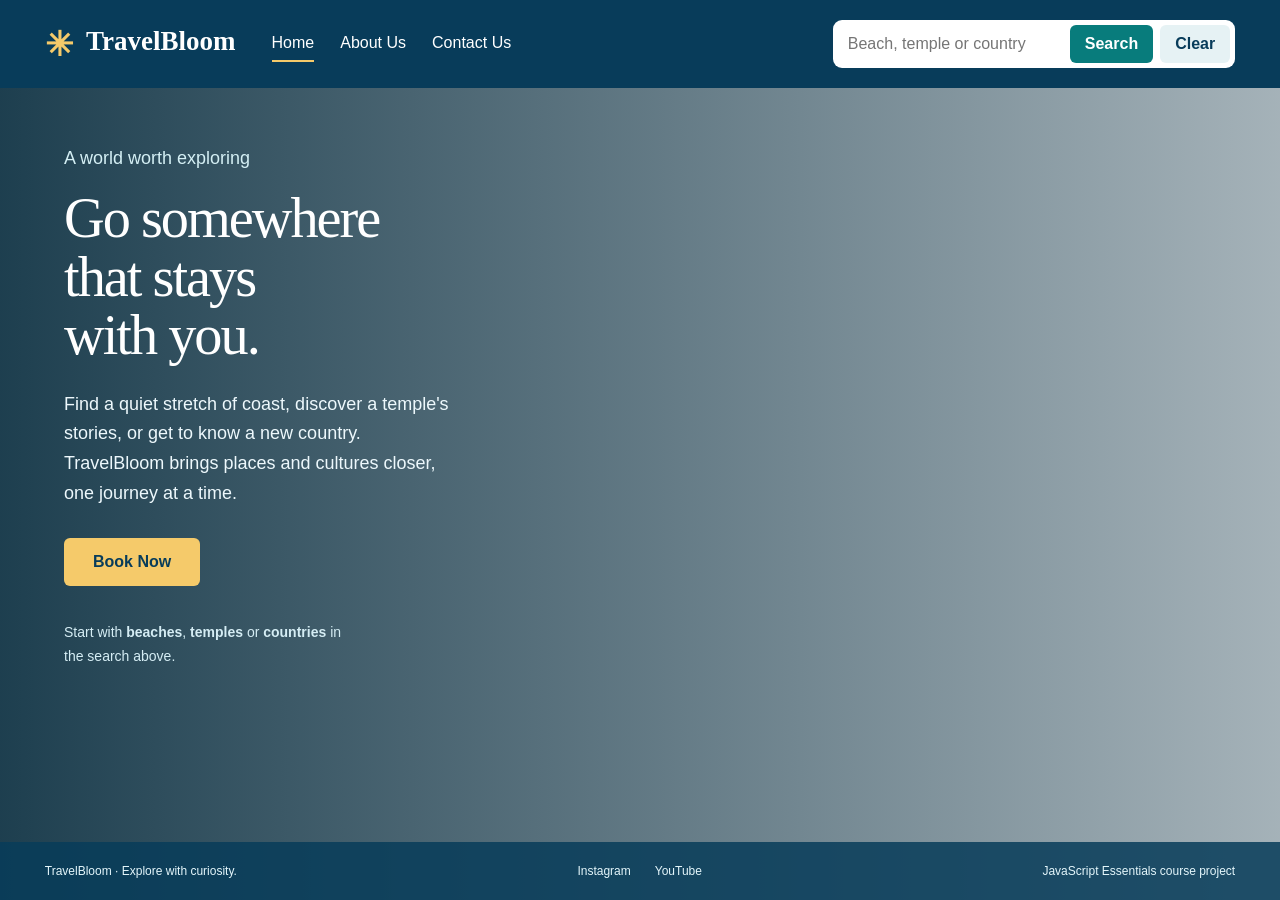
<file: index.html>
<!doctype html><html lang="en"><head><meta charset="utf-8"><meta name="viewport" content="width=device-width, initial-scale=1"><meta http-equiv="refresh" content="0; url=travel_recommendation.html"><title>TravelBloom</title></head><body><p><a href="travel_recommendation.html">Explore TravelBloom</a></p></body></html>
</file>
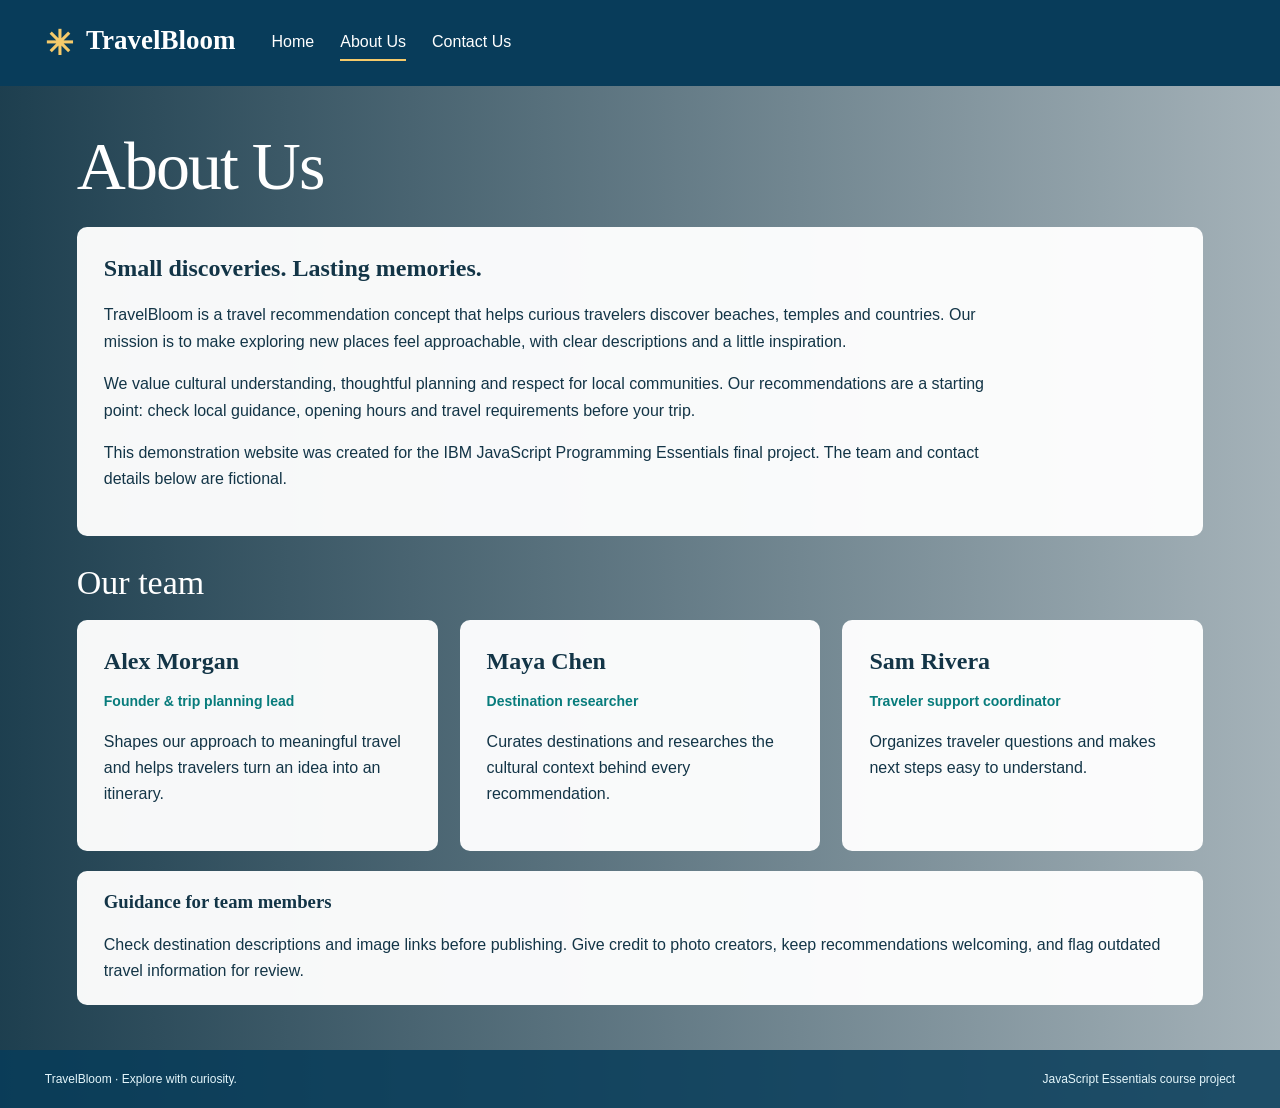
<file: about.html>
<!doctype html>
<html lang="en"><head><meta charset="utf-8"><meta name="viewport" content="width=device-width, initial-scale=1"><title>About Us — TravelBloom</title><link rel="stylesheet" href="styles.css"></head>
<body><header class="site-header"><a class="brand" href="travel_recommendation.html"><span aria-hidden="true">✳</span> TravelBloom</a><nav aria-label="Main navigation"><a href="travel_recommendation.html">Home</a><a href="about.html" aria-current="page">About Us</a><a href="contact.html">Contact Us</a></nav></header>
<main class="page-layout"><h1>About Us</h1><section class="paper about-copy"><h2>Small discoveries. Lasting memories.</h2><p>TravelBloom is a travel recommendation concept that helps curious travelers discover beaches, temples and countries. Our mission is to make exploring new places feel approachable, with clear descriptions and a little inspiration.</p><p>We value cultural understanding, thoughtful planning and respect for local communities. Our recommendations are a starting point: check local guidance, opening hours and travel requirements before your trip.</p><p>This demonstration website was created for the IBM JavaScript Programming Essentials final project. The team and contact details below are fictional.</p></section>
<section class="team-section"><h2>Our team</h2><div class="team-grid"><article class="paper"><h3>Alex Morgan</h3><p class="role">Founder &amp; trip planning lead</p><p>Shapes our approach to meaningful travel and helps travelers turn an idea into an itinerary.</p></article><article class="paper"><h3>Maya Chen</h3><p class="role">Destination researcher</p><p>Curates destinations and researches the cultural context behind every recommendation.</p></article><article class="paper"><h3>Sam Rivera</h3><p class="role">Traveler support coordinator</p><p>Organizes traveler questions and makes next steps easy to understand.</p></article></div><div class="paper team-guidance"><h3>Guidance for team members</h3><p>Check destination descriptions and image links before publishing. Give credit to photo creators, keep recommendations welcoming, and flag outdated travel information for review.</p></div></section></main>
<footer class="site-footer"><span>TravelBloom · Explore with curiosity.</span><span>JavaScript Essentials course project</span></footer></body></html>
</file>
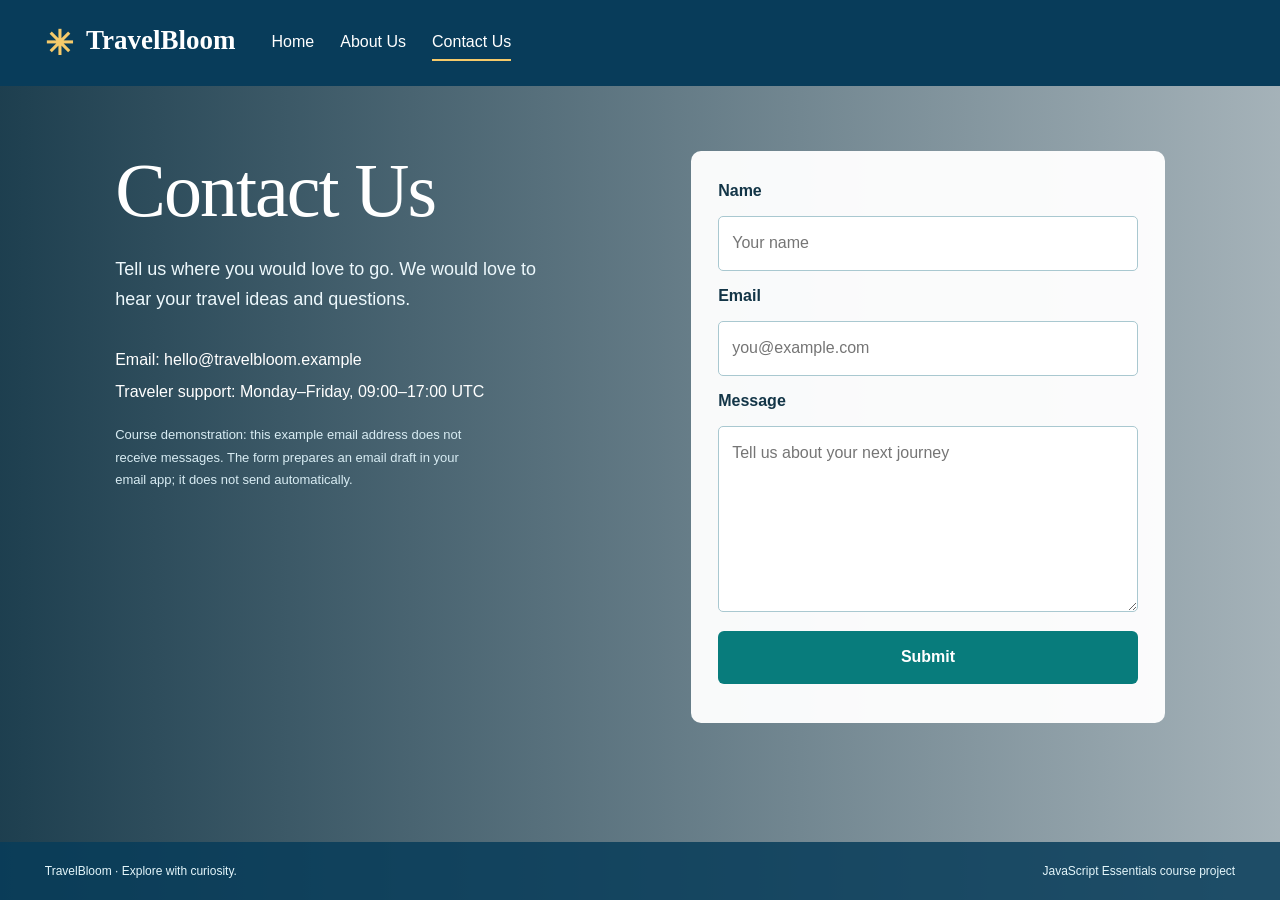
<file: contact.html>
<!doctype html>
<html lang="en"><head><meta charset="utf-8"><meta name="viewport" content="width=device-width, initial-scale=1"><title>Contact Us — TravelBloom</title><link rel="stylesheet" href="styles.css"><script src="contact.js" defer></script></head>
<body><header class="site-header"><a class="brand" href="travel_recommendation.html"><span aria-hidden="true">✳</span> TravelBloom</a><nav aria-label="Main navigation"><a href="travel_recommendation.html">Home</a><a href="about.html">About Us</a><a href="contact.html" aria-current="page">Contact Us</a></nav></header>
<main class="contact-layout"><section><h1>Contact Us</h1><p class="intro-copy">Tell us where you would love to go. We would love to hear your travel ideas and questions.</p><p class="contact-info">Email: <a href="mailto:hello@travelbloom.example">hello@travelbloom.example</a><br>Traveler support: Monday–Friday, 09:00–17:00 UTC</p><p class="demo-note">Course demonstration: this example email address does not receive messages. The form prepares an email draft in your email app; it does not send automatically.</p></section>
<form id="contact-form" class="paper contact-form"><label for="name">Name</label><input id="name" name="name" autocomplete="name" required placeholder="Your name"><label for="email">Email</label><input id="email" name="email" type="email" autocomplete="email" required placeholder="you@example.com"><label for="message">Message</label><textarea id="message" name="message" rows="6" required placeholder="Tell us about your next journey"></textarea><button type="submit">Submit</button><p id="contact-status" role="status" aria-live="polite"></p></form></main>
<footer class="site-footer"><span>TravelBloom · Explore with curiosity.</span><span>JavaScript Essentials course project</span></footer></body></html>
</file>
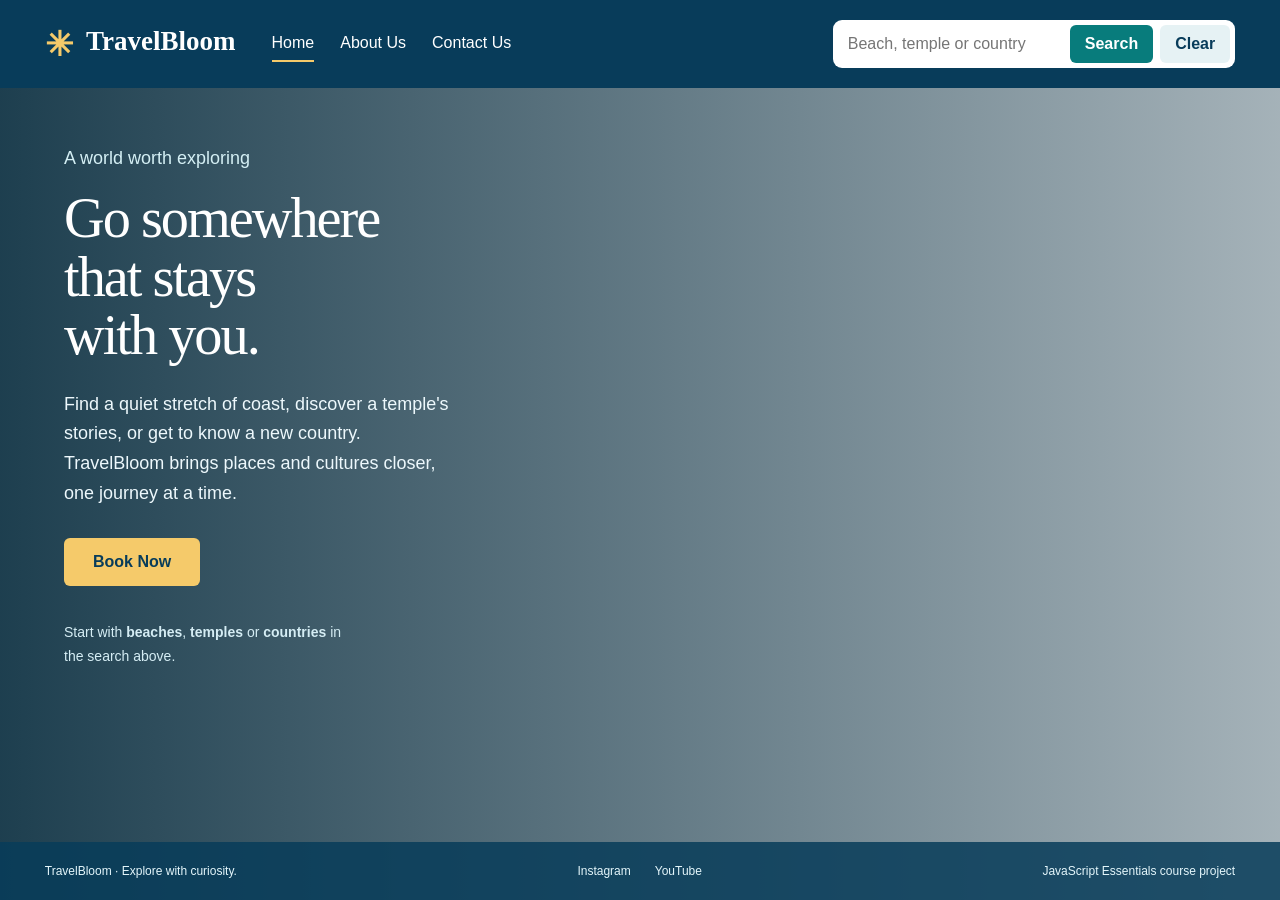
<file: travel_recommendation.html>
<!doctype html>
<html lang="en">
<head>
  <meta charset="utf-8"><meta name="viewport" content="width=device-width, initial-scale=1">
  <title>TravelBloom — Discover your next destination</title>
  <link rel="stylesheet" href="styles.css"><script src="travel_recommendation.js" defer></script>
</head>
<body>
  <header class="site-header">
    <a class="brand" href="travel_recommendation.html" aria-label="TravelBloom home"><span aria-hidden="true">✳</span> TravelBloom</a>
    <nav aria-label="Main navigation"><a href="travel_recommendation.html" aria-current="page">Home</a><a href="about.html">About Us</a><a href="contact.html">Contact Us</a></nav>
    <form id="search-form" class="search" role="search">
      <label class="sr-only" for="search-input">Search destinations</label>
      <input id="search-input" type="search" placeholder="Beach, temple or country" autocomplete="off" required>
      <button type="submit">Search</button><button id="clear-button" type="button" class="clear">Clear</button>
    </form>
  </header>
  <main class="home-layout">
    <section class="introduction">
      <p class="intro-note">A world worth exploring</p>
      <h1>Go somewhere<br>that stays<br>with you.</h1>
      <p class="intro-copy">Find a quiet stretch of coast, discover a temple's stories, or get to know a new country. TravelBloom brings places and cultures closer, one journey at a time.</p>
      <a class="book-button" href="contact.html">Book Now</a>
      <div class="explore-hint">Start with <strong>beaches</strong>, <strong>temples</strong> or <strong>countries</strong> in the search above.</div>
    </section>
    <section id="recommendations" class="recommendations" aria-labelledby="results-heading" hidden>
      <div class="results-top"><h2 id="results-heading">Your recommendations</h2><span id="result-count"></span></div>
      <p id="search-status" role="status" aria-live="polite"></p>
      <div id="results-grid" class="results-grid"></div>
    </section>
  </main>
  <footer class="site-footer"><span>TravelBloom · Explore with curiosity.</span><nav aria-label="Social media"><a href="https://www.instagram.com/" aria-label="Instagram">Instagram</a><a href="https://www.youtube.com/" aria-label="YouTube">YouTube</a></nav><span>JavaScript Essentials course project</span></footer>
</body>
</html>
</file>
<file: styles.css>
:root{--ocean:#083c5a;--teal:#087c7c;--sky:#e4f6fb;--white:#fff;--sun:#f5ca6a;--ink:#133547;color-scheme:light;font-family:Trebuchet MS,Arial,sans-serif;color:var(--white)}
*{box-sizing:border-box}body{margin:0;min-height:100vh;display:flex;flex-direction:column;background:linear-gradient(90deg,rgba(5,42,60,.9),rgba(5,42,60,.36)),url('https://images.unsplash.com/photo-1507525428034-b723cf961d3e?auto=format&fit=crop&w=2000&q=85') center/cover fixed}a{color:inherit;text-decoration:none}button,input,textarea{font:inherit}button,.book-button{border:0;background:var(--teal);color:#fff;padding:13px 20px;cursor:pointer;border-radius:6px;font-weight:bold}button:hover,.book-button:hover{background:#055c5c}a:hover{text-decoration:underline}a:focus-visible,button:focus-visible,input:focus-visible,textarea:focus-visible{outline:3px solid var(--sun);outline-offset:4px}.site-header{display:flex;align-items:center;gap:36px;padding:20px 3.5vw;background:var(--ocean);min-height:86px}.brand{font-family:Georgia,serif;font-size:27px;white-space:nowrap;font-weight:bold}.brand span{color:var(--sun);font-size:34px;vertical-align:middle;margin-right:7px}.site-header nav{display:flex;gap:26px;align-items:center;white-space:nowrap}.site-header nav a{padding:8px 0;border-bottom:2px solid transparent}.site-header nav a[aria-current]{border-color:var(--sun)}.search{margin-left:auto;display:flex;gap:7px;background:#fff;padding:5px;border-radius:9px}.search input{border:0;padding:7px 10px;width:225px;color:var(--ink);min-width:0}.search button{padding:10px 15px}.search .clear{background:#e6f2f4;color:var(--ocean)}.home-layout{flex:1;display:grid;grid-template-columns:minmax(320px,.85fr) minmax(580px,1.5fr);gap:4vw;padding:60px 5vw 42px;align-items:start}.introduction{max-width:510px}.intro-note{font-size:18px;color:#d4eff4;margin:0 0 20px}h1{font-family:Georgia,serif;font-size:clamp(48px,4.4vw,82px);line-height:1.04;font-weight:normal;margin:0 0 25px;letter-spacing:-2px}.intro-copy{font-size:18px;line-height:1.65;max-width:45ch;color:#edf8fc;margin-bottom:30px}.book-button{display:inline-block;background:var(--sun);color:var(--ocean);padding:15px 29px}.book-button:hover{background:#ffdc94}.explore-hint{margin-top:35px;line-height:1.65;font-size:14px;max-width:38ch;color:#d5edf4}.recommendations{background:rgba(232,247,252,.97);color:var(--ink);border-radius:14px;padding:25px;margin-top:15px}.recommendations[hidden]{display:none}.results-top{display:flex;gap:15px;justify-content:space-between;align-items:center}.results-top h2{font-family:Georgia,serif;font-size:28px;margin:0}.results-top span{font-size:13px;white-space:nowrap}.results-grid{display:grid;grid-template-columns:repeat(2,minmax(0,1fr));gap:20px}.result-card{background:white;border-radius:9px;overflow:hidden}.result-card img{width:100%;height:210px;object-fit:cover;display:block}.card-body{padding:20px}.card-body h3{font-family:Georgia,serif;font-size:23px;line-height:1.2;margin:0 0 12px}.card-body p{font-size:15px;line-height:1.55;margin:0}.card-country{color:#35707b;font-size:13px;margin-bottom:6px}.photo-credit{display:block;font-size:11px;color:#56717b;margin-top:15px}.site-footer{display:flex;justify-content:space-between;gap:20px;padding:22px 3.5vw;font-size:12px;background:rgba(8,60,90,.85);color:#e4f6fb}.site-footer nav{display:flex;gap:24px}.page-layout{flex:1;padding:45px 6vw;max-width:1500px;width:100%;margin:auto}.page-layout h1{font-size:68px}.paper{background:rgba(255,255,255,.96);padding:27px;color:var(--ink);border-radius:10px;line-height:1.65}.paper h2,.paper h3{font-family:Georgia,serif;line-height:1.2;margin-top:0}.about-copy{max-width:100%;font-size:16px}.about-copy p{max-width:100ch}.team-section>h2{font:34px Georgia,serif;margin:28px 0 18px}.team-grid{display:grid;grid-template-columns:repeat(3,1fr);gap:22px}.team-grid h3{font-size:24px;margin-bottom:8px}.role{color:var(--teal);font-weight:bold;font-size:14px}.team-guidance{margin-top:20px;padding:20px 27px}.team-guidance p{margin-bottom:0}.contact-layout{flex:1;display:grid;grid-template-columns:1fr 1fr;gap:8vw;padding:65px 9vw;align-items:start}.contact-layout h1{font-size:76px}.contact-info{line-height:2}.demo-note{font-size:13px;line-height:1.7;max-width:50ch;color:#d8ecf3}.contact-form{display:grid;gap:12px;max-width:580px;width:100%}.contact-form label{font-weight:bold}.contact-form input,.contact-form textarea{width:100%;padding:13px;border:1px solid #a9c8d0;border-radius:5px;color:var(--ink);background:white}.contact-form button{margin-top:7px}.contact-form p{margin:0;font-size:13px}.sr-only{position:absolute;width:1px;height:1px;margin:-1px;padding:0;overflow:hidden;clip:rect(0,0,0,0);white-space:nowrap;border:0}
@media(max-width:1150px){.site-header{gap:20px;flex-wrap:wrap}.search{flex:1;min-width:370px}.search input{flex:1;width:auto}.home-layout{padding:40px 4vw;grid-template-columns:1fr 1.3fr;gap:3vw}.result-card img{height:170px}.results-grid{gap:12px}.card-body{padding:15px}.site-footer{flex-wrap:wrap}}
@media(max-width:760px){.site-header{padding:15px 20px}.site-header nav{gap:20px;font-size:14px}.search{min-width:0;width:100%;flex-basis:100%}.search input{width:100px}.search button{padding:10px}.home-layout,.contact-layout{grid-template-columns:1fr;padding:35px 22px;gap:30px}.home-layout h1{font-size:55px}.results-grid{grid-template-columns:1fr}.recommendations{padding:20px}.result-card img{height:220px}.team-grid{grid-template-columns:1fr}.page-layout{padding:35px 22px}.page-layout h1,.contact-layout h1{font-size:52px}.results-top{align-items:start}.results-top h2{font-size:24px}.site-footer{padding:20px;line-height:1.6}.intro-copy{font-size:17px}.explore-hint{margin-top:25px}}
</file>
